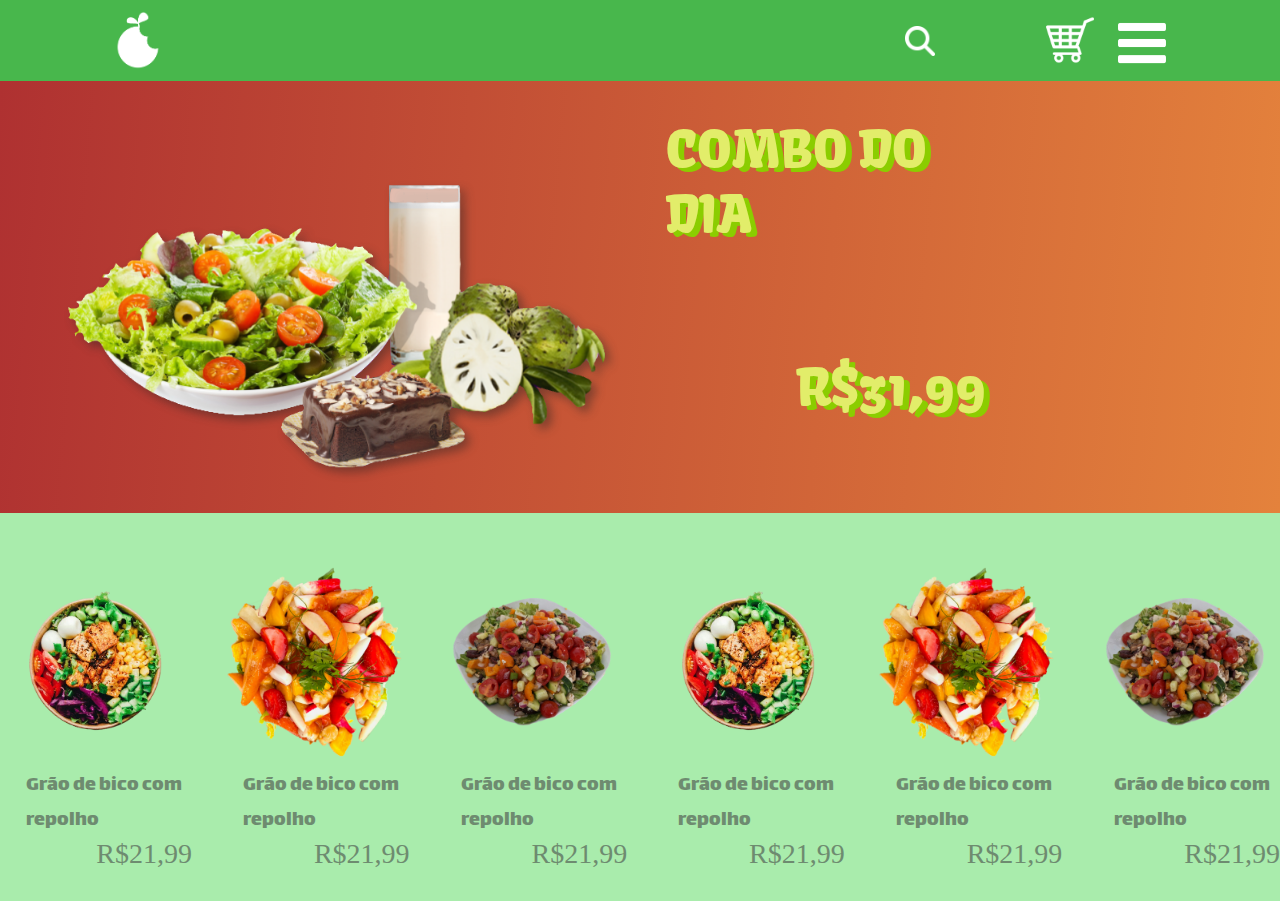
<file: index.html>
<!DOCTYPE html>
<html lang="en">
<head>
    <meta charset="UTF-8">
    <meta name="viewport" content="width=device-width, initial-scale=1.0">
    <link rel="stylesheet" href="style.css">

    <link rel="preconnect" href="https://fonts.googleapis.com">
    <link rel="preconnect" href="https://fonts.gstatic.com" crossorigin>
    <link href="https://fonts.googleapis.com/css2?family=Inter:wght@100..900&family=Kosugi+Maru&family=Lalezar&display=swap&family=Kavoon&display=swap" rel="stylesheet">

    <link rel="icon" type="image/x-icon" href="imgs/logo.png">


    <title>Much Munch Harvest</title>
</head>
<body>
    <header>
        <div class="headerIcon"><a href="index.html"><img src="imgs/logo2.png" alt=""></a></div>
        <div id="searchHolder">
            <form action="search.html">
                <input id="searchBar" type="text"></input>
            </form>
        </div>
        <div class="headerIcon" id="headerKart"><a href="checkout.html"><img src="imgs/kart.png" alt=""></a></div>
        <div class="headerIcon" id="headerInfo"><img src="imgs/info.png" alt=""> <form action=""><input type="checkbox">
            <aside>
                <ul>
                    <li class="bigText"><a href="login.html">Realizar Login</a></li>
                    <li><a href="about_us.html">Sobre nós</a></li>
                    <li><a href="contact.html">Contato</a></li>
                </ul>
            </aside>
        </div>
    </header>
    <main>
        <a href="checkout.html">
            <div id="saleBanner">
                <div id="saleImageHolder">
                    <img src="imgs/combo.png">
                </div>
                <div id="saleTextHolder">
                    <div class="productTitle">COMBO DO DIA</div>
                    <div class="productPrice">R$31,99</div>
                </div>
            </div>
        </a>
        <div class="productHolderHome">
            <a href="checkout.html"><div class="productHomeScreen">
                <img src="imgs/salada.png" alt="">
                <div class="productTitle">Grão de bico com repolho</div>
                <div class="productPrice">R$21,99</div>
            </div>
            </a>
            <a href="checkout.html"><div class="productHomeScreen">
                <img src="imgs\judith-girard-marczak-5eGuJa-93yE-unsplash.png" alt="">
                <div class="productTitle">Grão de bico com repolho</div>
                <div class="productPrice">R$21,99</div>
            </div>
            </a>
            <a href="checkout.html"><div class="productHomeScreen">
                <img src="imgs/jacob-stone-glZGjEMApjw-unsplash.png" alt="">
                <div class="productTitle">Grão de bico com repolho</div>
                <div class="productPrice">R$21,99</div>
            </div>
            </a>
            <a href="checkout.html"><div class="productHomeScreen">
                <img src="imgs/salada.png" alt="">
                <div class="productTitle">Grão de bico com repolho</div>
                <div class="productPrice">R$21,99</div>
            </div>
            </a>
            <a href="checkout.html"><div class="productHomeScreen">
                <img src="imgs\judith-girard-marczak-5eGuJa-93yE-unsplash.png" alt="">
                <div class="productTitle">Grão de bico com repolho</div>
                <div class="productPrice">R$21,99</div>
            </div>
            </a>
            <a href="checkout.html"><div class="productHomeScreen">
                <img src="imgs/jacob-stone-glZGjEMApjw-unsplash.png" alt="">
                <div class="productTitle">Grão de bico com repolho</div>
                <div class="productPrice">R$21,99</div>
            </div>
            </a>
            <a href="checkout.html"><div class="productHomeScreen">
                <img src="imgs/salada.png" alt="">
                <div class="productTitle">Grão de bico com repolho</div>
                <div class="productPrice">R$21,99</div>
            </div>
            </a>
            <a href="checkout.html"><div class="productHomeScreen">
                <img src="imgs\judith-girard-marczak-5eGuJa-93yE-unsplash.png" alt="">
                <div class="productTitle">Grão de bico com repolho</div>
                <div class="productPrice">R$21,99</div>
            </div>
            </a>
            <a href="checkout.html"><div class="productHomeScreen">
                <img src="imgs/jacob-stone-glZGjEMApjw-unsplash.png" alt="">
                <div class="productTitle">Grão de bico com repolho</div>
                <div class="productPrice">R$21,99</div>
            </div>
            </a>
        </div>
        <div class="phhAltColor">
            <a href="checkout.html"><div class="productHomeScreen">
                <img src="imgs/front-view-hamburger-held-by-person.png" alt="">
                <div class="productTitle">Sanduíche Vegano Centeio</div>
                <div class="productPrice">R$45,99</div>
            </div>
            </a>
            <a href="checkout.html"><div class="productHomeScreen">
                <img src="imgs/front-view-vegan-burger-with-copy-space.png" alt="">
                <div class="productTitle">Hámburger Light Saudável</div>
                <div class="productPrice">R$24,99</div>
            </div>
            </a>
            <a href="checkout.html"><div class="productHomeScreen">
                <img src="imgs/front-view-hamburger-held-by-person.png" alt="">
                <div class="productTitle">Sanduíche Vegano Centeio</div>
                <div class="productPrice">R$45,99</div>
            </div>
            </a>
            <a href="checkout.html"><div class="productHomeScreen">
                <img src="imgs/front-view-vegan-burger-with-copy-space.png" alt="">
                <div class="productTitle">Hámburger Light Saudável</div>
                <div class="productPrice">R$24,99</div>
            </div>
            </a>
            <a href="checkout.html"><div class="productHomeScreen">
                <img src="imgs/front-view-hamburger-held-by-person.png" alt="">
                <div class="productTitle">Sanduíche Vegano Centeio</div>
                <div class="productPrice">R$45,99</div>
            </div>
            </a>
            <a href="checkout.html"><div class="productHomeScreen">
                <img src="imgs/front-view-vegan-burger-with-copy-space.png" alt="">
                <div class="productTitle">Hámburger Light Saudável</div>
                <div class="productPrice">R$24,99</div>
            </div>
            </a>
            <a href="checkout.html"><div class="productHomeScreen">
                <img src="imgs/front-view-hamburger-held-by-person.png" alt="">
                <div class="productTitle">Sanduíche Vegano Centeio</div>
                <div class="productPrice">R$45,99</div>
            </div>
            </a>
            <a href="checkout.html"><div class="productHomeScreen">
                <img src="imgs/front-view-vegan-burger-with-copy-space.png" alt="">
                <div class="productTitle">Hámburger Light Saudável</div>
                <div class="productPrice">R$24,99</div>
            </div>
            </a>
        </div>
        <div class="productHolderHome">
            <a href="checkout.html"><div class="productHomeScreen">
                <img src="imgs/jarra-de-suco-com-uma-fatia-de-laranja.png" alt="">
                <div class="productTitle">Suco de Laranja Natural</div>
                <div class="productPrice">R$8,50</div>
            </div>
            </a>
            <a href="checkout.html"><div class="productHomeScreen">
                <img src="imgs/natural-grapefruit-smoothie-bottle.png" alt="">
                <div class="productTitle">Drink de Toranja</div>
                <div class="productPrice">R$14,00</div>
            </div>
            </a>
            <a href="checkout.html"><div class="productHomeScreen">
                <img src="imgs/jarra-de-suco-com-uma-fatia-de-laranja.png" alt="">
                <div class="productTitle">Suco de Laranja Natural</div>
                <div class="productPrice">R$8,50</div>
            </div>
            </a>
            <a href="checkout.html"><div class="productHomeScreen">
                <img src="imgs/natural-grapefruit-smoothie-bottle.png" alt="">
                <div class="productTitle">Drink de Toranja</div>
                <div class="productPrice">R$14,00</div>
            </div>
            </a>
            <a href="checkout.html"><div class="productHomeScreen">
                <img src="imgs/jarra-de-suco-com-uma-fatia-de-laranja.png" alt="">
                <div class="productTitle">Suco de Laranja Natural</div>
                <div class="productPrice">R$8,50</div>
            </div>
            </a>
            <a href="checkout.html"><div class="productHomeScreen">
                <img src="imgs/natural-grapefruit-smoothie-bottle.png" alt="">
                <div class="productTitle">Drink de Toranja</div>
                <div class="productPrice">R$14,00</div>
            </div>
            </a>
            <a href="checkout.html"><div class="productHomeScreen">
                <img src="imgs/jarra-de-suco-com-uma-fatia-de-laranja.png" alt="">
                <div class="productTitle">Suco de Laranja Natural</div>
                <div class="productPrice">R$8,50</div>
            </div>
            </a>
            <a href="checkout.html"><div class="productHomeScreen">
                <img src="imgs/natural-grapefruit-smoothie-bottle.png" alt="">
                <div class="productTitle">Drink de Toranja</div>
                <div class="productPrice">R$14,00</div>
            </div>
            </a>
            <a href="checkout.html"><div class="productHomeScreen">
                <img src="imgs/jarra-de-suco-com-uma-fatia-de-laranja.png" alt="">
                <div class="productTitle">Suco de Laranja Natural</div>
                <div class="productPrice">R$8,50</div>
            </div>
            </a>
            <a href="checkout.html"><div class="productHomeScreen">
                <img src="imgs/natural-grapefruit-smoothie-bottle.png" alt="">
                <div class="productTitle">Drink de Toranja</div>
                <div class="productPrice">R$14,00</div>
            </div>
            </a>
        </div>
    </main>
</body>
</html>
</file>
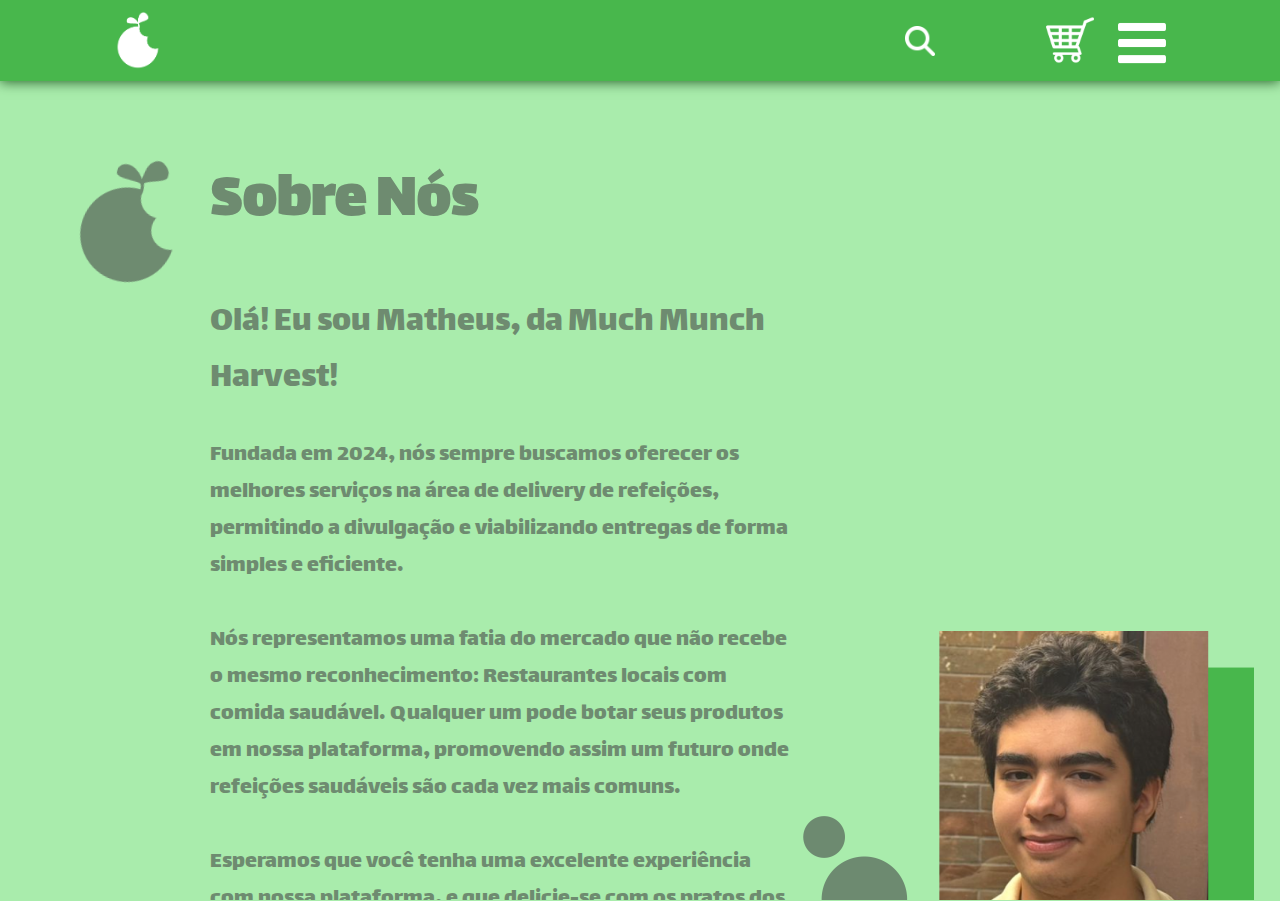
<file: about_us.html>
<!DOCTYPE html>
<html lang="en">
<head>
    <meta charset="UTF-8">
    <meta name="viewport" content="width=device-width, initial-scale=1.0">
    <link rel="stylesheet" href="style.css">

    <link rel="preconnect" href="https://fonts.googleapis.com">
    <link rel="preconnect" href="https://fonts.gstatic.com" crossorigin>
    <link href="https://fonts.googleapis.com/css2?family=Inter:wght@100..900&family=Kosugi+Maru&family=Lalezar&display=swap&family=Kavoon&display=swap" rel="stylesheet">

    <link rel="icon" type="image/x-icon" href="imgs/logo.png">


    <title>Much Munch Harvest</title>
</head>
<body>
    <header>
        <div class="headerIcon"><a href="index.html"><img src="imgs/logo2.png" alt=""></a></div>
        <div id="searchHolder">
            <form action="search.html">
                <input id="searchBar" type="text"></input>
            </form>
        </div>
        <div class="headerIcon" id="headerKart"><a href="checkout.html"><img src="imgs/kart.png" alt=""></a></div>
        <div class="headerIcon" id="headerInfo"><img src="imgs/info.png" alt=""> <form action=""><input type="checkbox">
            <aside>
                <ul>
                    <li class="bigText"><a href="login.html">Realizar Login</a></li>
                    <li><a href="about_us.html">Sobre nós</a></li>
                    <li><a href="contact.html">Contato</a></li>
                </ul>
            </aside>
        </div>
    </header>
    <main>
        <div id="aboutUsHolder">
            <div><img src="imgs/logo.png" alt=""></div>
            <div>
                <h1>Sobre Nós</h1>
                <h2>Olá! Eu sou Matheus, da Much Munch Harvest!</h2>
                <div>Fundada em 2024, nós sempre buscamos oferecer os melhores serviços na área de delivery de refeições, permitindo a divulgação e viabilizando entregas de forma simples e eficiente. <br><br>
Nós representamos uma fatia do mercado que não recebe o mesmo reconhecimento: Restaurantes locais com comida saudável. Qualquer um pode botar seus produtos em nossa plataforma, promovendo assim um futuro onde refeições saudáveis são cada vez mais comuns. <br><br>
Esperamos que você tenha uma excelente experiência com nossa plataforma, e que delicie-se com os pratos 
dos nossos parceiros.</div>
	    </div>
            <div><img src="imgs/bubbles.png" alt=""></div>
            <div><img src="imgs/photo.png" alt=""></div>
        </div>
    </main>
</body>
</html>
</file>
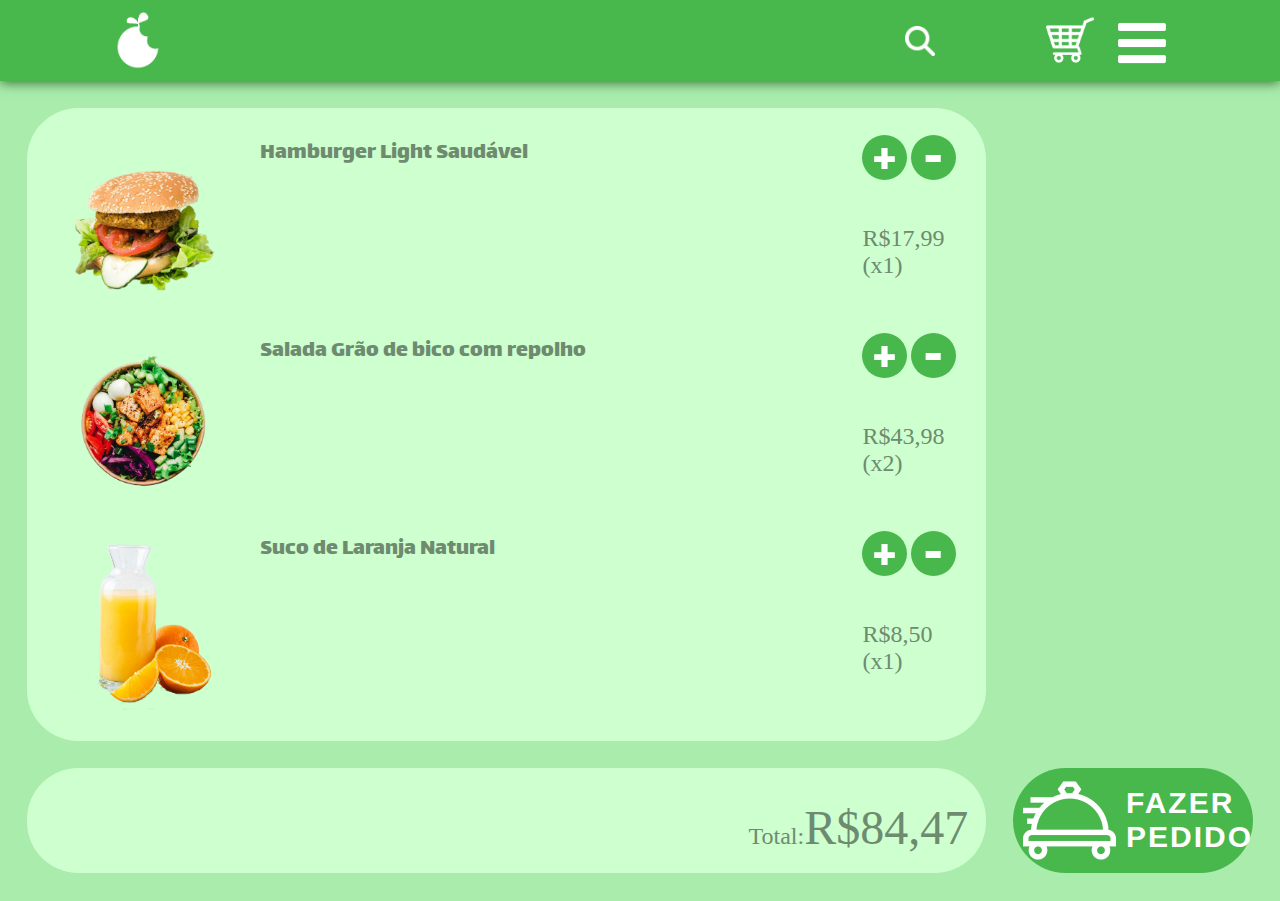
<file: checkout.html>
<!DOCTYPE html>
<html lang="en">
<head>
    <meta charset="UTF-8">
    <meta name="viewport" content="width=device-width, initial-scale=1.0">
    <link rel="stylesheet" href="style.css">

    <link rel="preconnect" href="https://fonts.googleapis.com">
    <link rel="preconnect" href="https://fonts.gstatic.com" crossorigin>
    <link href="https://fonts.googleapis.com/css2?family=Inter:wght@100..900&family=Kosugi+Maru&family=Lalezar&display=swap&family=Kavoon&display=swap" rel="stylesheet">

    <link rel="icon" type="image/x-icon" href="imgs/logo.png">


    <title>Confirmar compra | Much Munch Harvest</title>
</head>
<body>
    <header>
        <div class="headerIcon"><a href="index.html"><img src="imgs/logo2.png" alt=""></a></div>
        <div id="searchHolder">
            <form action="search.html">
                <input id="searchBar" type="text"></input>
            </form>
        </div>
        <div class="headerIcon" id="headerKart"><a href="checkout.html"><img src="imgs/kart.png" alt=""></a></div>
        <div class="headerIcon" id="headerInfo"><img src="imgs/info.png" alt=""> <form action=""><input type="checkbox">
            <aside>
                <ul>
                    <li class="bigText"><a href="login.html">Realizar Login</a></li>
                    <li><a href="about_us.html">Sobre nós</a></li>
                    <li><a href="contact.html">Contato</a></li>
                </ul>
            </aside>
        </div>
    </header>
    <main>
        <div id="checkoutGrid">
            <div id="productCheckoutList">
                <div>
                    <div class="checkoutListItem">
                        <img src="imgs/front-view-vegan-burger-with-copy-space.png" alt="">
                        <div class="checkoutName">Hamburger Light Saudável</div>
                        <div class="checkoutQuantity">
                            <div> + </div>
                            <div> - </div>
                            <div>R$17,99 (x1)</div>
                        </div>
                    </div>
                    <div class="checkoutListItem">
                        <img src="imgs/salada.png" alt="">
                        <div class="checkoutName">Salada Grão de bico com repolho</div>
                        <div class="checkoutQuantity">
                            <div> + </div>
                            <div> - </div>
                            <div>R$43,98 (x2)</div>
                        </div>
                    </div>
                    <div class="checkoutListItem">
                        <img src="imgs/jarra-de-suco-com-uma-fatia-de-laranja.png" alt="">
                        <div class="checkoutName">Suco de Laranja Natural</div>
                        <div class="checkoutQuantity">
                            <div> + </div>
                            <div> - </div>
                            <div>R$8,50 (x1)</div>
                        </div>
                    </div>
                    <div class="checkoutListItem">
                        <img src="imgs/natural-grapefruit-smoothie-bottle.png" alt="">
                        <div class="checkoutName">Drink de Toranja</div>
                        <div class="checkoutQuantity">
                            <div> + </div>
                            <div> - </div>
                            <div>R$14,00 (x1)</div>
                        </div>
                    </div>
                </div>
            </div>
            <div id="paymentDetails">
                <div>Total:</div>
                <div>R$84,47</div>
            </div>
            <button id="orderButton" formaction="index.html"><img src="imgs/silver.png"> <div>FAZER PEDIDO</div></button>
        </div>
    </main>
</body>
</html>
</file>
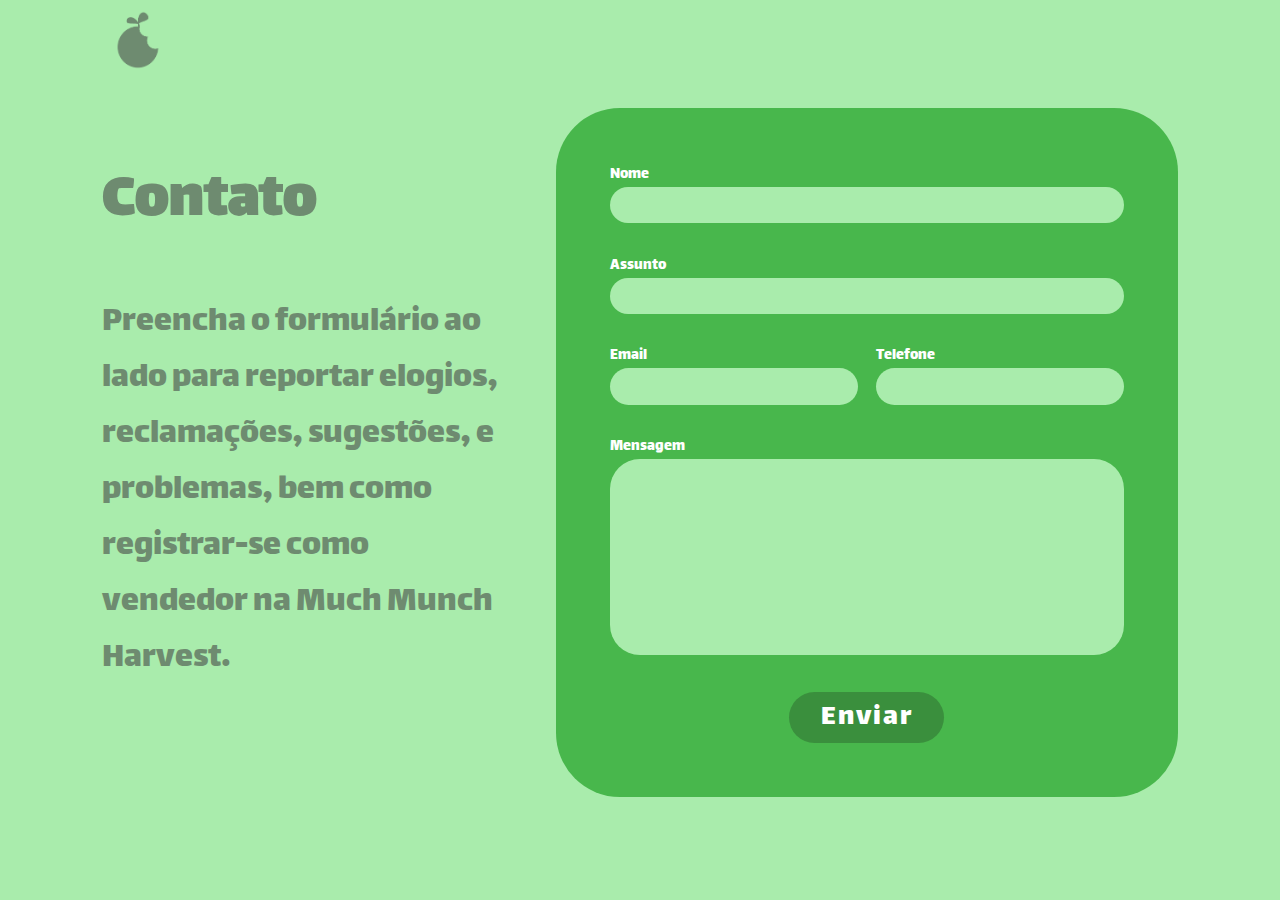
<file: contact.html>
<!DOCTYPE html>
<html lang="en">
<head>
    <meta charset="UTF-8">
    <meta name="viewport" content="width=device-width, initial-scale=1.0">
    <link rel="stylesheet" href="style.css">

    <link rel="preconnect" href="https://fonts.googleapis.com">
    <link rel="preconnect" href="https://fonts.gstatic.com" crossorigin>
    <link href="https://fonts.googleapis.com/css2?family=Inter:wght@100..900&family=Kosugi+Maru&family=Lalezar&display=swap&family=Kavoon&display=swap" rel="stylesheet">

    <link rel="icon" type="image/x-icon" href="imgs/logo.png">


    <title>Much Munch Harvest</title>
</head>
<body>
    <header id="contactHeader">
        <div class="headerIcon"><a href="index.html"><img src="imgs/logo.png" alt=""></a></div>
    </header>
    <main>
        <div id="contactHolder">
            <div id="bigText">
		<h1>
		    Contato
		</h1>
                <div>
		    Preencha o formulário ao lado para reportar elogios, reclamações, sugestões, e problemas, bem como registrar-se como vendedor na Much Munch Harvest.
		</div>
            </div>
            <form class="normalUserForm" id="contactForm" action="index.html">
                <div class="bigInput">
		    <div>Nome</div>
		    <input type="text"></input>
		</div>
                <div class="bigInput">
		    <div>Assunto</div>
		    <input type="text"></input>
		</div>
                <div>
		    <div>Email</div>
		    <input type="email"></input>
		</div>
                <div>
		    <div>Telefone</div>
		    <input type="tel"></input>
		</div>
                <div class="bigInput">
		    <div>Mensagem</div>
		    <textarea></textarea>
		</div>
		    <input type="submit" value="Enviar"></input>
            </form>
        </div>
    </main>
</body>
</html>
</file>
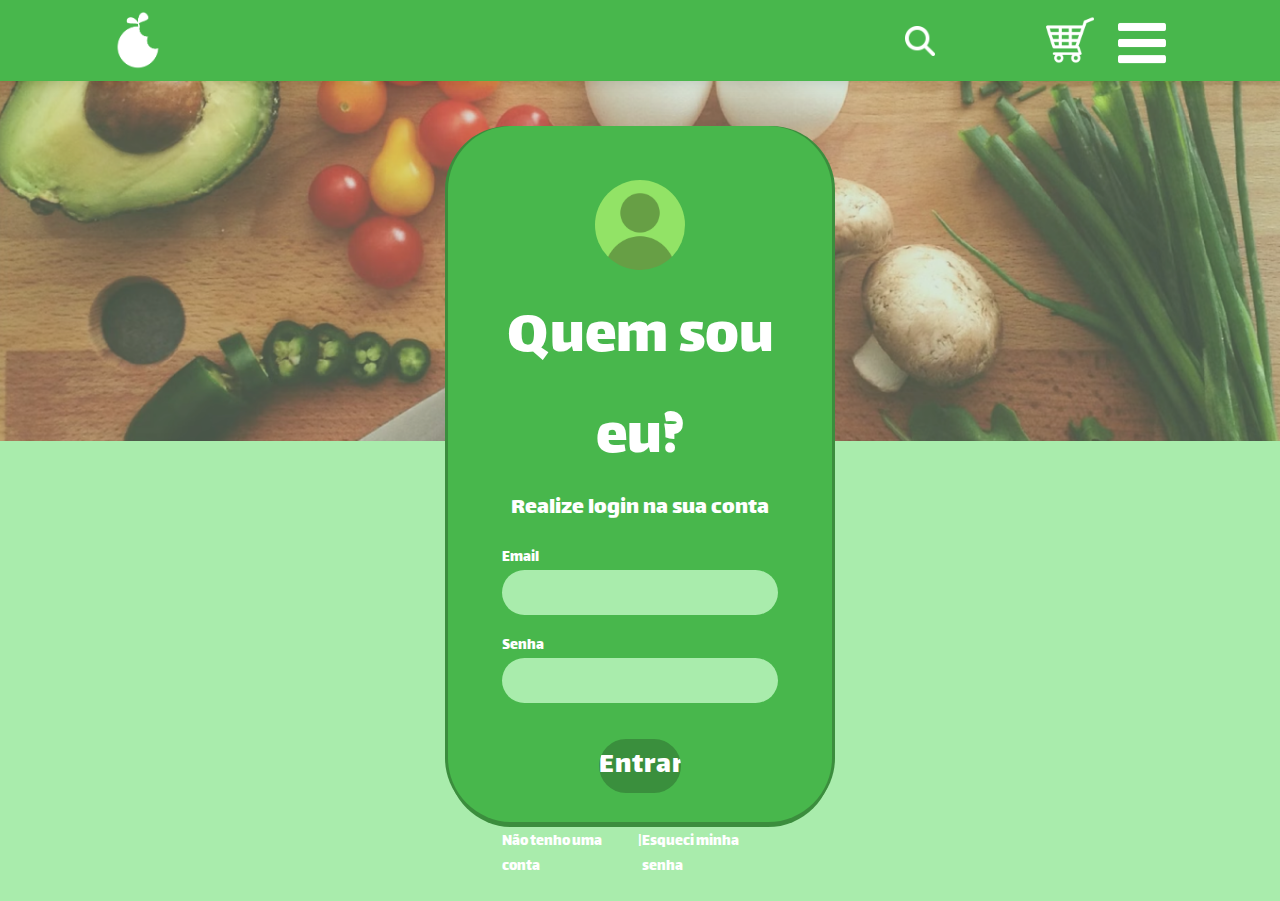
<file: login.html>
<!DOCTYPE html>
<html lang="en">
<head>
    <meta charset="UTF-8">
    <meta name="viewport" content="width=device-width, initial-scale=1.0">
    <link rel="stylesheet" href="style.css">

    <link rel="preconnect" href="https://fonts.googleapis.com">
    <link rel="preconnect" href="https://fonts.gstatic.com" crossorigin>
    <link href="https://fonts.googleapis.com/css2?family=Inter:wght@100..900&family=Kosugi+Maru&family=Lalezar&display=swap&family=Kavoon&display=swap" rel="stylesheet">

    <link rel="icon" type="image/x-icon" href="imgs/logo.png">


    <title>Login | Much Munch Harvest</title>
</head>
<body>
    <header>
        <div class="headerIcon"><a href="index.html"><img src="imgs/logo2.png" alt=""></a></div>
        <div id="searchHolder">
            <form action="search.html">
                <input id="searchBar" type="text"></input>
            </form>
        </div>
        <div class="headerIcon" id="headerKart"><a href="checkout.html"><img src="imgs/kart.png" alt=""></a></div>
        <div class="headerIcon" id="headerInfo"><img src="imgs/info.png" alt=""> <form action=""><input type="checkbox">
            <aside>
                <ul>
                    <li class="bigText"><a href="login.html">Realizar Login</a></li>
                    <li><a href="about_us.html">Sobre nós</a></li>
                    <li><a href="contact.html">Contato</a></li>
                </ul>
            </aside>
        </div>
    </header>
    <main class="marginLoginPages">
        <img src="imgs/loginScreenBG.png" class="loginScreenBG">
        <form></form>
	<form class="normalUserForm" id="loginForm" action="index.html">
	        <div class="bigInput" id="imgHolder"><img src="imgs/user.png"></div>
		<div class="bigInput" id="textHolder">
                     <p>Quem sou eu?</p>
                     <p>Realize login na sua conta</p>
                </div>
                <div class="bigInput">
		    <div>Email</div>
		    <input type="email"></input>
		</div>
                <div class="bigInput">
		    <div>Senha</div>
		    <input type="password"></input>
		</div>
                <input type="submit" value="Entrar"></input>
               <div class="bigInput" id="loginOtherOptions">
                    <a href="register.html" class="otherOption"><div>Não tenho uma conta</div></a><div>|</div><a href="index.html" class="otherOption"><div>Esqueci minha senha</div></a>
               </div>
            </form>
    </main>
</body>
</html>
</file>
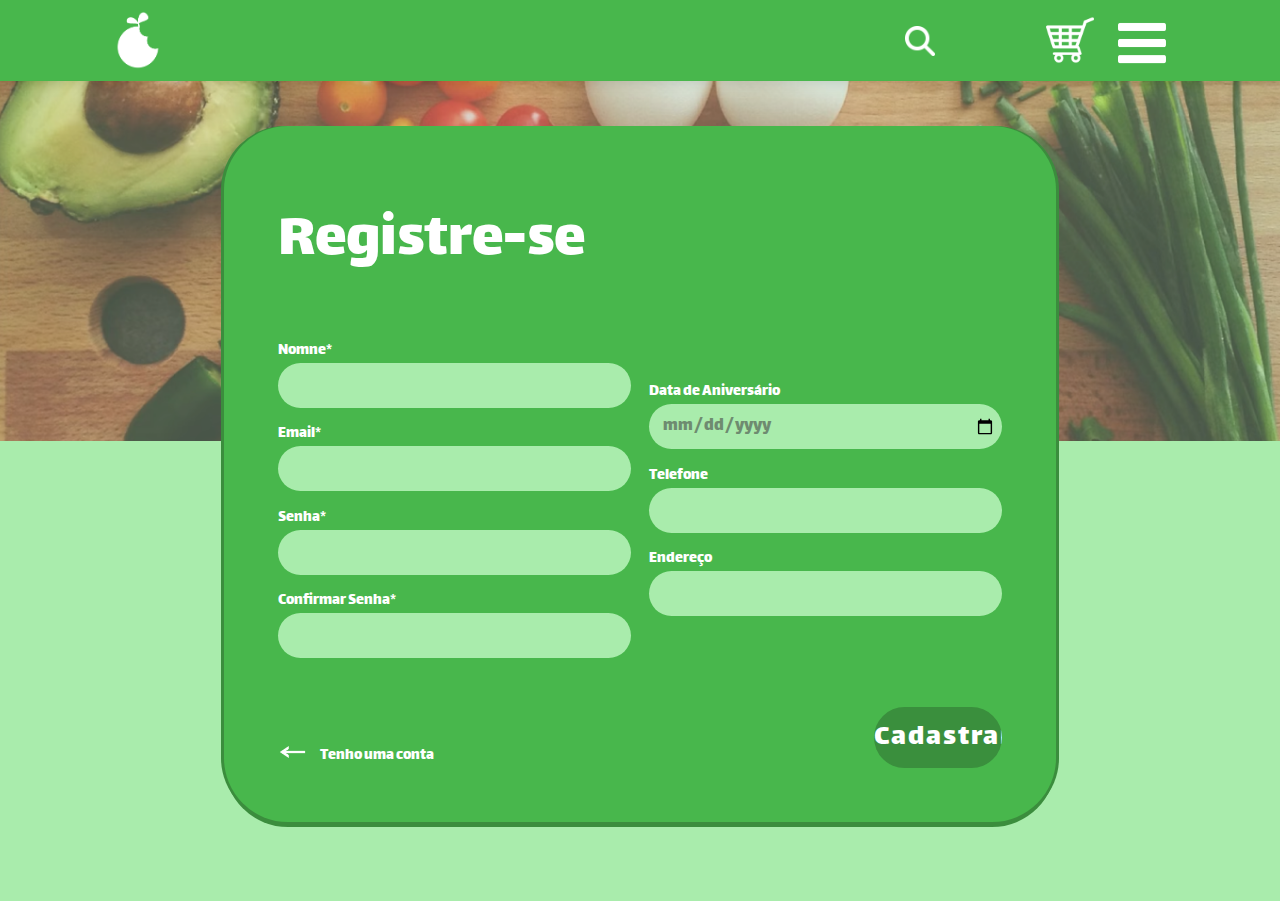
<file: register.html>
<!DOCTYPE html>
<html lang="en">
<head>
    <meta charset="UTF-8">
    <meta name="viewport" content="width=device-width, initial-scale=1.0">
    <link rel="stylesheet" href="style.css">

    <link rel="preconnect" href="https://fonts.googleapis.com">
    <link rel="preconnect" href="https://fonts.gstatic.com" crossorigin>
    <link href="https://fonts.googleapis.com/css2?family=Inter:wght@100..900&family=Kosugi+Maru&family=Lalezar&display=swap&family=Kavoon&display=swap" rel="stylesheet">

    <link rel="icon" type="image/x-icon" href="imgs/logo.png">


    <title>Login | Much Munch Harvest</title>
</head>
<body>
    <header>
        <div class="headerIcon"><a href="index.html"><img src="imgs/logo2.png" alt=""></a></div>
        <div id="searchHolder">
            <form action="search.html">
                <input id="searchBar" type="text"></input>
            </form>
        </div>
        <div class="headerIcon" id="headerKart"><a href="checkout.html"><img src="imgs/kart.png" alt=""></a></div>
        <div class="headerIcon" id="headerInfo"><img src="imgs/info.png" alt=""> <form action=""><input type="checkbox">
            <aside>
                <ul>
                    <li class="bigText"><a href="login.html">Realizar Login</a></li>
                    <li><a href="about_us.html">Sobre nós</a></li>
                    <li><a href="contact.html">Contato</a></li>
                </ul>
            </aside>
        </div>
    </header>
    <main class="marginLoginPages">
        <img src="imgs/loginScreenBG.png" class="loginScreenBG">
        <form></form>
	<form class="normalUserForm" id="registerForm" action="index.html">
		<div class="bigInput" id="textHolder">
                     Registre-se
                </div>
                <div>
		     <div>Nomne*</div>
		     <input type="text"></input>
		     <div>Email*</div>
		     <input type="email"></input>
		     <div>Senha*</div>
		     <input type="password"></input>
		     <div>Confirmar Senha*</div>
		     <input type="password"></input>
		</div>
                <div>
		    <div>Data de Aniversário</div>
		    <input type="date"></input>
		    <div>Telefone</div>
		    <input type="tel"></input>
		    <div>Endereço</div>
		    <input type="text"></input>
		</div>
		<div>
                    <a href="login.html" class="otherOption"><img src="imgs/arrow.png"><div>Tenho uma conta</div></a>
		</div>
		<div>
                    <input type="submit" value="Cadastrar"></input>
		</div>
            </form>
    </main>
</body>
</html>
</file>
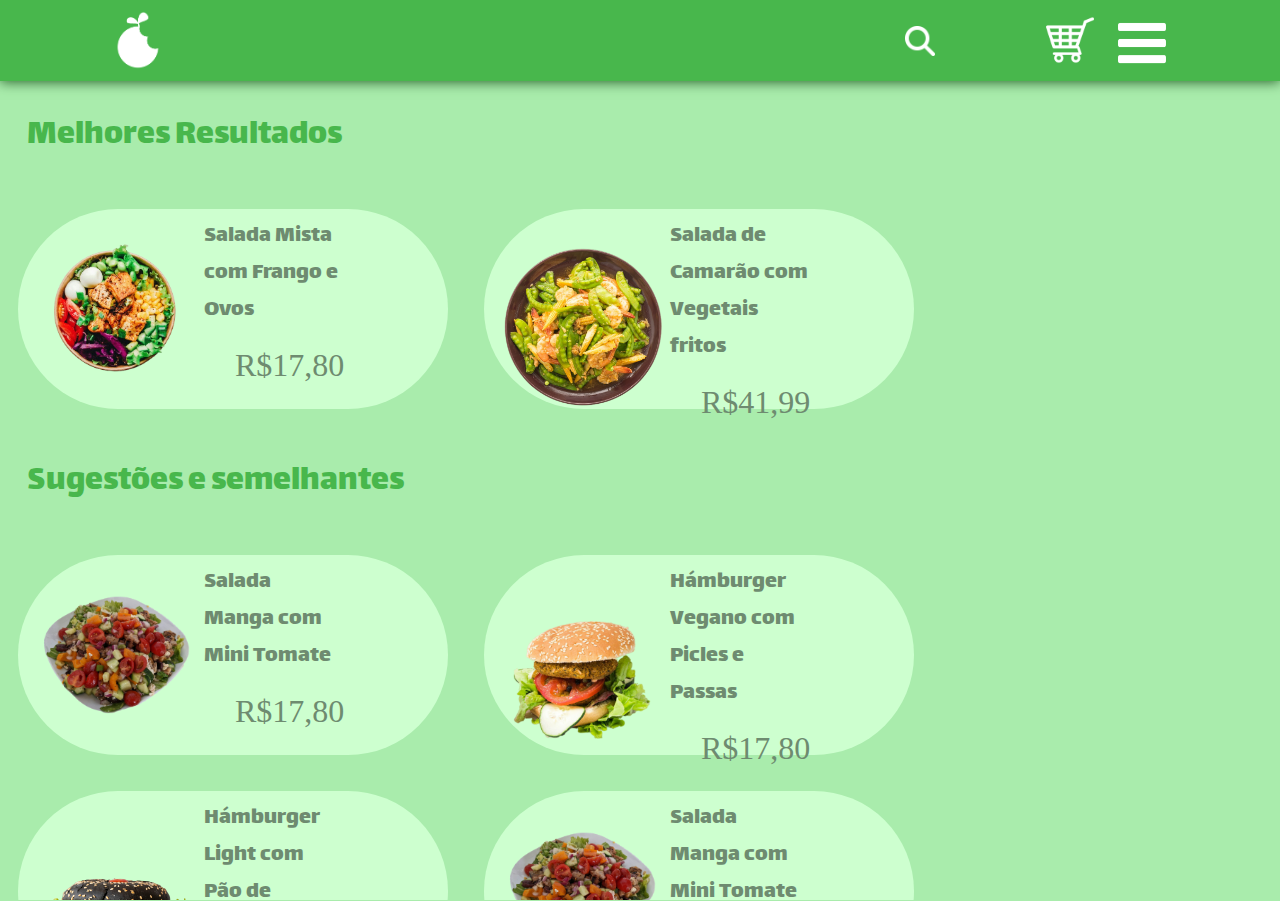
<file: search.html>
<!DOCTYPE html>
<html lang="en">
<head>
    <meta charset="UTF-8">
    <meta name="viewport" content="width=device-width, initial-scale=1.0">
    <link rel="stylesheet" href="style.css">

    <link rel="preconnect" href="https://fonts.googleapis.com">
    <link rel="preconnect" href="https://fonts.gstatic.com" crossorigin>
    <link href="https://fonts.googleapis.com/css2?family=Inter:wght@100..900&family=Kosugi+Maru&family=Lalezar&display=swap&family=Kavoon&display=swap" rel="stylesheet">

    <link rel="icon" type="image/x-icon" href="imgs/logo.png">


    <title>Resultados | Much Munch Harvest</title>
</head>
<body>
    <header>
        <div class="headerIcon"><a href="index.html"><img src="imgs/logo2.png" alt=""></a></div>
        <div id="searchHolder">
            <form action="search.html">
                <input id="searchBar" type="text"></input>
            </form>
        </div>
        <div class="headerIcon" id="headerKart"><a href="checkout.html"><img src="imgs/kart.png" alt=""></a></div>
        <div class="headerIcon" id="headerInfo"><img src="imgs/info.png" alt=""> <form action=""><input type="checkbox">
            <aside>
                <ul>
                    <li class="bigText"><a href="login.html">Realizar Login</a></li>
                    <li><a href="about_us.html">Sobre nós</a></li>
                    <li><a href="contact.html">Contato</a></li>
                </ul>
            </aside>
        </div>
    </header>
    <main>
        <div class="searchTitle">Melhores Resultados</div>
        <div class="productHolderSearch">
            <a href="checkout.html"><div class="productSeachResult">
                <img src="imgs/salada.png" alt="">
                <div class="productTitle"> Salada Mista com Frango e Ovos</div>
                <div class="productPrice">  R$17,80</div>
            </div></a>
            <a href="checkout.html"><div class="productSeachResult">
                <div class="productTitle"> Salada de Camarão com Vegetais fritos</div>
                <img src="imgs/fried-vegetable-with-shrimp-prawn-plate.png" alt="">
                <div class="productPrice">  R$41,99</div>
            </div></a>
        </div>
        <div class="searchTitle">Sugestões e semelhantes</div>
        <div class="productHolderSearch">
            <a href="checkout.html"><div class="productSeachResult">
                <img src="imgs/jacob-stone-glZGjEMApjw-unsplash.png" alt="">
                <div class="productTitle"> Salada Manga com Mini Tomate</div>
                <div class="productPrice">  R$17,80</div>
            </div></a>
            <a href="checkout.html"><div class="productSeachResult">
                <img src="imgs/front-view-vegan-burger-with-copy-space.png" alt="">
                <div class="productTitle"> Hámburger Vegano com Picles e Passas</div>
                <div class="productPrice">  R$17,80</div>
            </div></a>
            <a href="checkout.html"><div class="productSeachResult">
                <img src="imgs/front-view-hamburger-held-by-person.png" alt="">
                <div class="productTitle"> Hámburger Light com Pão de Centeio</div>
                <div class="productPrice">  R$17,80</div>
            </div></a>
            <a href="checkout.html"><div class="productSeachResult">
                <img src="imgs/jacob-stone-glZGjEMApjw-unsplash.png" alt="">
                <div class="productTitle"> Salada Manga com Mini Tomate</div>
                <div class="productPrice">  R$17,80</div>
            </div></a>
            <a href="checkout.html"><div class="productSeachResult">
                <img src="imgs/front-view-vegan-burger-with-copy-space.png" alt="">
                <div class="productTitle"> Hámburger Vegano com Picles e Passas</div>
                <div class="productPrice">  R$17,80</div>
            </div></a>
            <a href="checkout.html"><div class="productSeachResult">
                <img src="imgs/jacob-stone-glZGjEMApjw-unsplash.png" alt="">
                <div class="productTitle"> Salada Manga com Mini Tomate</div>
                <div class="productPrice">  R$17,80</div>
            </div></a>
            <a href="checkout.html"><div class="productSeachResult">
                <img src="imgs/front-view-vegan-burger-with-copy-space.png" alt="">
                <div class="productTitle"> Hámburger Vegano com Picles e Passas</div>
                <div class="productPrice">  R$17,80</div>
            </div></a>
            <a href="checkout.html"><div class="productSeachResult">
                <img src="imgs/jacob-stone-glZGjEMApjw-unsplash.png" alt="">
                <div class="productTitle"> Salada Manga com Mini Tomate</div>
                <div class="productPrice">  R$17,80</div>
            </div></a>
            <a href="checkout.html"><div class="productSeachResult">
                <img src="imgs/front-view-vegan-burger-with-copy-space.png" alt="">
                <div class="productTitle"> Hámburger Vegano com Picles e Passas</div>
                <div class="productPrice">  R$17,80</div>
            </div></a>
        </div>
    </main>
</body>
</html>
</file>
<file: style.css>
:root {
    --very-light-green: #CDFFCF;
    --light-green: #A9ECAC;
    --green: #48B74C;
    --main: #fff;
    --dark: #6e8b70;
}

::-webkit-scrollbar {
    background: transparent;
    width: 1vw;
    height: 1vh;
}

::-webkit-scrollbar-corner {
    background: transparent;
}
    

::-webkit-scrollbar-thumb{
    background: var(--green);
    border-radius: 24px;
}

::-webkit-calendar-picker-indicator {
   margin-right: 0.5vw
}


body {
    background-color: var(--light-green);
    color: var(--dark);
    font-family: "Lalezar", system-ui;
    margin: 0;
    z-index: -5;
    overflow-x: hidden;
}

body * {
    box-sizing: border-box;
}

a {
    text-decoration: none;
    color: inherit;
}

form input {
    border: none;
    color:  var(--dark);
    outline: none;
    
}

header, aside{
    background-color: var(--green);

}

header > a, .headerIcon, #searchHolder, #searchHolder form {
    display: flex;
    align-items: center;
    justify-content: center;

}

header {
    height: 9vh;
    display: grid;
    grid-template-columns: 1fr 12fr 1fr 1fr;
    padding-left: 8%;
    padding-right: 8%;
    box-shadow: 0px 1px 12px #266128;
    z-index: 4;
    overflow: hidden;
}

#contactHeader {
    background-color: var(--light-green);
    box-shadow: none;
}

.headerIcon {
    height: 6.5vh;
    align-self: center;
}

.headerIcon a {
    height: 100%;
}

.headerIcon a img{
    height: 100%;
    object-fit: contain;
}

@keyframes iconShake {
    0% {transform: rotate(0deg);}
    33% {transform: rotate(24deg);}
    75% {transform: rotate(-12deg);}
    100% {transform: rotate(0deg);}
}

.headerIcon:hover:not([id="headerInfo"]) {
    animation-name: iconShake;
    animation-duration: 0.5s;
    animation-timing-function: ease-in-out;
}

#headerInfo {
    overflow: hidden;
}

#headerInfo img {
    padding-top: 0.5vh;
    height: 90%;
    position: relative;
}

#headerKart a img {
    padding-top: 0.5vh;
    height: 90%; 
}

#searchHolder form {
    width: 100%;
    height: 100%;
    position: relative;
    
}



#searchHolder form #searchBar {
    border-radius: 35px;
    width: 80%;
    height: 60%;
    background-color: var(--green);
    color: var(--green);
    padding-left: 24px;
    padding-top: 0.5vh;
    font-family: "Lalezar", system-ui;
    font-size: 24px;
    transition: 0.5s;
    opacity: 0%;
}

#searchHolder form #searchBar:hover {
    background-color: var(--light-green);
    color: var(--dark);
    transition: 0.5s;
    opacity: 100%;
    z-index: 10;

}

#searchHolder form:after {
    content: "";
    background-image: url(imgs/search.png);
    position: absolute;
    height: 30px;
    width: 30px;
    left: 85%;
    background-size: cover;
    color: var(--main);
    transition: 0.3s;
    cursor: pointer;
    z-index: 6;
}


#headerInfo form input:hover {
    cursor: pointer;
}

#headerInfo form {
    position: absolute;
    width: 2.5vw;
    height: 5.8vh;
    margin-right: 8px;
}

#headerInfo form input {
    width: 100%;
    height: 100%;
    z-index: 2;
    opacity: 0%;
}

aside {
    width: 200%;
    height: 91.4vh;
    position: absolute;
    z-index: 2;
    left: 600%;
    opacity: 0%;
    top: 20;
    transition: 0.5s;
}


#headerInfo form input:checked+aside{
    width: 600%;
    left: -100%;
    opacity: 100%;
    transition: 0.5;
}

aside ul {
    color: var(--main);
    text-decoration: none;
    list-style: none;
    padding-left: 1.5vw;
    padding-top: 1.5vh;
    line-height: 5vh;
}

aside ul .bigText {
    font-size: 24px;
}

main {
    height: 91vh;
    overflow-y: scroll;
}

.marginLoginPages {
    padding: 0;
    overflow: hidden;
    position: relative;
    display: flex;
    justify-content: center;
}

.marginLoginPages img {
    margin: 0;
}

main * img {
    position: relative;
    z-index: 1;
}

.productHolderHome, .phhAltColor {
    padding-top: 6vh;
    padding-bottom: 2vh;
    display: grid;
    gap: 2vw;
    grid-auto-flow: column;
    width: 100%;
    height: 50vh;
    overflow: auto;
    scroll-behavior:smooth;
}

.phhAltColor {
    background-color: #dfb14e;
}

.phhAltColor .productHomeScreen {
    color: #886d3c;
}

.productPrice {
    font-family: "Kosugi Maru";
    margin-bottom: 2vh;
}

.productHomeScreen {

    align-self: center;
    width: 15vw;
    color: var(--dark);
    justify-self: center;
    z-index: 1;
}

.productHomeScreen img {
    width: 100%;
    height: 100%;
    object-fit: scale-down;
    user-select: none;
    transition: 0.3s;
}

.productHomeScreen:hover {
    cursor:pointer
}

.productHomeScreen:hover img {
    transform: scale(1.1);
    transition: 0.3s;
}

.productHomeScreen .productTitle {
    text-align: left;
    padding-left: 2vw;
    font-size: 22px;
}

.productHomeScreen .productPrice {
    text-align: right;
    font-size: 28px;
}

#saleBanner {
    display: grid;
    grid-template-columns: 1fr 1fr;
    padding-top: 4vh;
    padding-bottom: 4vh;
    column-gap: 4vw;
    background-image: linear-gradient(-85deg, #e4823c, #af3131);
}

#saleBanner * {
    user-select: none;
}

a #saleBanner div img {
    z-index: 2;
    animation-name: repeatedSpin;
    animation-duration: 4s;
    animation-iteration-count: infinite;
    animation-timing-function:ease-in-out;
    
}

@keyframes repeatedSpin {
    0% {transform: rotate(-5deg);}
    50% {transform: rotate(5deg);}
    100% {transform: rotate(-5deg);}
}



#saleBanner div .productPrice {
    text-align: right;
}

#saleBanner #saleImageHolder {
    justify-self: flex-end;
    height: 40vh;
}

#saleBanner #saleImageHolder img {
    height: 100%;
    width: 100%;
    object-fit: scale-down;
    filter: drop-shadow(5px 5px 5px #2222226b);
}

#saleBanner #saleTextHolder div {
    font-size: 4vw;
    font-family: "Kavoon";
    color: #E2ED6A;
    text-shadow: #8BCD00 6px 4px;
    width: 25vw;
}

#saleBanner div .productTitle {
    margin-bottom: 12vh;
}

.productSeachResult, #productCheckoutList, #paymentDetails {
    background-color:  var(--very-light-green);
}

.productSeachResult {
    z-index: 0;
    display: grid;
    grid-template-areas: "PSRImage PSRTitle"
    "PSRImage PSRPrice";
    grid-template-columns: 3fr 4fr;
    grid-template-rows: 4fr 1fr;
    row-gap: 2vh;
    padding: 1vh;
    height: 200px;
    width: 430px;
    border-radius: 12vw;
    margin: 2vh;
    user-select: none;
}

.productSeachResult .productTitle {
    grid-area: PSRTitle;
    width: 11vw;
    text-wrap: wrap;
    font-size: 24px;
    display: flex;
    align-items: center;
}

.productSeachResult .productPrice {
    grid-area: PSRPrice;
    width: 11vw;
    text-wrap: wrap;
    font-size: 32px;
    text-align: right;
}

.productSeachResult img {
    grid-area: PSRImage;
    object-fit: scale-down;
    width: 100%;
    height: 100%;
    z-index: 2;
    transition: 0.3s; 
    transform: scale(1);
    
}

.productSeachResult:hover {
    cursor:pointer
}

.productSeachResult:hover img {
    transform: scale(1.1);
    transition: 0.3s; 
}

.searchTitle {
    color: var(--green);
    font-size: 36px;
    margin: 3vh;
}

.productHolderSearch {
    display: flex;
    width: 100%;
    flex-wrap: wrap;
}

#checkoutGrid {
    display: grid;
    width: 100%;
    height: 100%;
    padding: 3vh;
    gap: 3vh;
    grid-template-rows: 6fr 1fr;
    grid-template-columns: 4fr 1fr;
}

#productCheckoutList {
    overflow: hidden;
    padding: 3vh;
}

#productCheckoutList>div {
    overflow: scroll; 
    height: 100%
}

#productCheckoutList>div>div{
    height: 20vh;
    width: 100%;
    display: grid;
    grid-template-columns: 2fr 13fr 2fr;
    margin-bottom:2vh;
}

#productCheckoutList>div>div img {
    object-fit: scale-down;
    z-index: 1;
    height:20vh;
    justify-self: center
}

.checkoutName {
    font-size: 24px;
    margin-left: 2vw;
}

.checkoutQuantity {
    display: grid;
    grid-template-rows: 1fr 1fr;
    grid-template-columns: 1fr 3fr;
}
    

.checkoutQuantity div:first-child, .checkoutQuantity div:nth-child(2) {
    color: white;
    display: flex;
    align-items: center;
    justify-content: center;
    background-color: var(--green);
    border-radius: 100%;
    width: 5vh;
    height: 5vh;
    transition: 0.3s;
    user-select: none;
    align-self: flex-start;
    justify-self: center;
    font-size: 50px;
    cursor: pointer;
}

.checkoutQuantity div:nth-child(2) {
        padding-top:1vh;
}

.checkoutQuantity div:nth-child(3) {
        font-size: 24px;
        grid-column: 1 / span 2;
        font-family: "Kosugi Maru";
}

.checkoutQuantity div:first-child:hover, .checkoutQuantity div:nth-child(2):hover {
    background-color: #3b8d3d;
    transition: 0.3s;
}

#paymentDetails {
    grid-row: 2;
    grid-column: 1;
    display:grid;
    grid-template-columns: 2fr 11fr 2fr;
    font-family: "Kosugi Maru";
    padding: 2vh;
}

#paymentDetails div {
    display: flex;
    align-items: flex-end;
}

#paymentDetails div:first-child {
    font-size: 24px;
    justify-content: flex-end;
    grid-column: 2;
    margin-bottom: 0.5vh;
}

#paymentDetails div:last-child {
    font-size: 48px;
    justify-content: flex-start;
    grid-column: 3;
}


#productCheckoutList, #paymentDetails {
    border-radius: 4vw;
}

#orderButton {
    border: none;
    outline: none;
    background-color: var(--green);
    border-radius: 12vw;
    transition: 0.2s;
    grid-row: 2;
    grid-column: 2;
    color: white;
    font-size: 30px;
    font-weight: 600;
    letter-spacing: 2px;
    display: grid;
    grid-template-columns: 1fr 1fr;
    align-content: center;
    align-items: center;
    justify-content: center;
    padding: 0;
}

#orderButton div {
    width: 40%;
    justify-self: left;
}

#orderButton img {
    z-index: 2;
    justify-self: center;
}

#orderButton:hover {
    background-color: #3b8d3d;
    transition: 0.2s;
    cursor: pointer;
}

#contactHolder {
    padding-left: 8vw;
    padding-right: 8vw;
    padding-top: 3vh;
    padding-bottom: 3vh;
    display: grid;
    grid-template-columns: 4fr 6fr;
    column-gap: 3vw;
    height: 100%;
}

#bigText>h1 {
    font-size: 64px;
}

#bigText>div {
    font-size: 36px;
    font-weight: 100;
}

.normalUserForm {
    width: 100%;
    display: grid;
    grid-template-columns: 1fr 1fr;
    gap: 2vh;
    padding: 6vh;
    border-radius: 5vw;
    color: white;
    background-color: var(--green);
}

.normalUserForm input:not([type=submit]), .normalUserForm textarea {
    width: 100%;
    background-color: var(--light-green);
    color: var(--dark);
    padding-left: 1vw;
    outline: none;
    border: none;
    height: 50%;
    border-radius: 30px;
    font-family: "Lalezar", system-ui;
    font-size: 18px;
    transition: 0.3s;
}

.normalUserForm input:not([type=submit]):focus, .normalUserForm textarea:focus {
    background-color: var(--very-light-green);
    transition: 0.3s
}

.normalUserForm textarea {
   height: 90%;
   resize: none;
   padding-top: 2vh;
   padding-bottom: 2vh;
}

.normalUserForm input[type=submit] {
    font-family: "Lalezar", system-ui;
    grid-column: 1 / span 2;
    width: 30%;
    height: 70%;
    border: none;
    outline: none;
    background-color: #3A8F3D;
    border-radius: 12vw;
    transition: 0.2s;
    color: white;
    font-size: 30px;
    font-weight: 400;
    letter-spacing: 2px;
    align-self: flex-end;
    justify-self: center;
    padding: 0;
    padding-top: 0.3vh;
}

.normalUserForm input[type=submit]:hover {
    background-color: #367B38;
    transition: 0.2s;
    cursor: pointer;
}

.bigInput {
    grid-column: 1 / span 2;
}

#contactForm {
    height: 90%;
    grid-template-rows: 1fr 1fr 1fr 3fr 1fr;
}

#aboutUsHolder {
    padding-left: 5vw;
    padding-right: 2vw;
    padding-top: 3vh;
    padding-bottom: 3vh;
    display: grid;
    grid-template-columns: 3fr 12fr 3fr 5fr;
    height: 100%;
}

#aboutUsHolder div:first-child img, #aboutUsHolder div:nth-child(3) img {
    height:15vh;
    width:15vh
}

#aboutUsHolder div:first-child img {
    transform: rotate(15deg);
    margin-top: 5vh;
    animation-name: upAndDown1;
    animation-duration: 12s;
    animation-timing-function: ease-in-out;
    animation-iteration-count: infinite;
}

#aboutUsHolder div:nth-child(3) img {
    animation-name: upAndDown2;
    animation-duration: 16s;
    animation-timing-function: ease-in-out;
    animation-iteration-count: infinite;
}

#aboutUsHolder div:nth-child(4) img {
    height:35vh;
    width:35vh;
    animation-name: upAndDown3;
    animation-duration: 24s;
    animation-timing-function: ease-in-out;
    animation-iteration-count: infinite;
}

#aboutUsHolder div:nth-child(3), #aboutUsHolder div:nth-child(4) {
    align-self: flex-end;
}

#aboutUsHolder div:nth-child(2)>h1 {
    font-size: 64px;
}

#aboutUsHolder div:nth-child(2)>h2 {
    font-size: 36px;
    font-weight: 100;
}

#aboutUsHolder div:nth-child(2)>div {
    font-size: 24px;
}

@keyframes upAndDown1 {
    0%   {transform: translateY(0vh), rotate(15deg)}
    25%  {transform: translateY(-4vh) rotate(8deg)}
    75% {transform: translateY(4vh) rotate(0deg)}
    100%   {transform: translateY(0vh), rotate(15deg)}
}

@keyframes upAndDown2 {
    0%   {transform: translate(0vw, 0vh)}
    35%  {transform: translate(3vw,-4vh), rotate(10deg)}
    80% {transform: translate(-2vw, 4vh)rotate(-2deg)}
    100%   {transform: translateY(0vw, 0vh)}
}

@keyframes upAndDown3 {
    0%   {transform: translate(0vw, 0vh)}
    35%  {transform: translate(0.2vw,-0.2vh) rotate(1deg)}
    80% {transform: translate(-0.2vw, 0.2vh)}
    100%   {transform: translateY(0vw, 0vh)}
}

.loginScreenBG {
    height: 40vh;
    width: 100%;
    object-fit: cover
}

#loginForm {
   width: 30%;
   height: 85%;
   position: absolute;
   top: 5vh;
   box-shadow: 0px 5px 0px #3b8d3d, 3px 0px 0px #3b8d3d, -3px 0px 0px #3b8d3d;
}

#loginForm input {
   letter-spacing: 0.1vw;
}

#loginForm>#imgHolder {
   border-radius: 50vw;
   width: 7vw;
   height: 7vw;
   overflow: hidden;
   justify-self: center;
}

#loginForm>#imgHolder>img {
   object-fit: scale-down;
   width: 100%;
   height: 100%;
}

#textHolder {
   display: flex;
   flex-direction: column;
   justify-content:center;
}


#textHolder * {
   margin: 0;
   text-align: center;

}

#textHolder>p:first-child{
   font-size: 64px;
}

#textHolder>p:last-child{
   font-size: 24px;
}


#loginForm input:not([type=submit]) {
   height: 5vh;
   font-size: 24px;
   padding-top: 0.5vh
}

#loginForm input[type=submit] {
   margin-top: 2vh;
   height: 6vh;
}

#loginOtherOptions {
   margin-top: 2vh;
   display: flex;
   justify-content: space-around;
}

.otherOption  {
   display:flex;
   transition: 0.3s;
}

.otherOption:hover  {
   transition: 0.3s;
   font-size: 18px;
}

.otherOption img {
   object-fit: scale-down;
   height: 2vh;
   margin-right: 1vw;
   transition: 0.3s;
}

.otherOption:hover img {
   transform: scale(1.1);
   transition: 0.3s;
}

#loginOtherOptions>div {
   user-select: none;
}

#registerForm {
   width:65%;
   height: 85%;
   position: absolute;
   top: 5vh;
   box-shadow: 0px 5px 0px #3b8d3d, 3px 0px 0px #3b8d3d, -3px 0px 0px #3b8d3d;
   grid-template-rows: 2fr 6fr 1fr;
}

#registerForm>div:last-child {
   display:flex;
   align-items: flex-end;
   justify-content: flex-end;
}

#registerForm>div:nth-child(4) {
   display:flex;
   align-items: flex-end;
   justify-content: flex-start;
}

#registerForm>div:nth-child(2), #registerForm>div:nth-child(3) {
   display:flex;
   justify-content: center;
   flex-direction: column;
}

#registerForm>div:nth-child(2) div, #registerForm>div:nth-child(3) div {
   width: 100%
}

#registerForm>#textHolder {
   font-size: 64px;
   grid-column: 1 / span 2;
}

#registerForm input:not([type=submit]) {
   height: 5vh;
   margin-bottom: 1.5vh;
}

#registerForm input[type=submit] {
   height: 100%;
   width:10vw;

}
</file>
